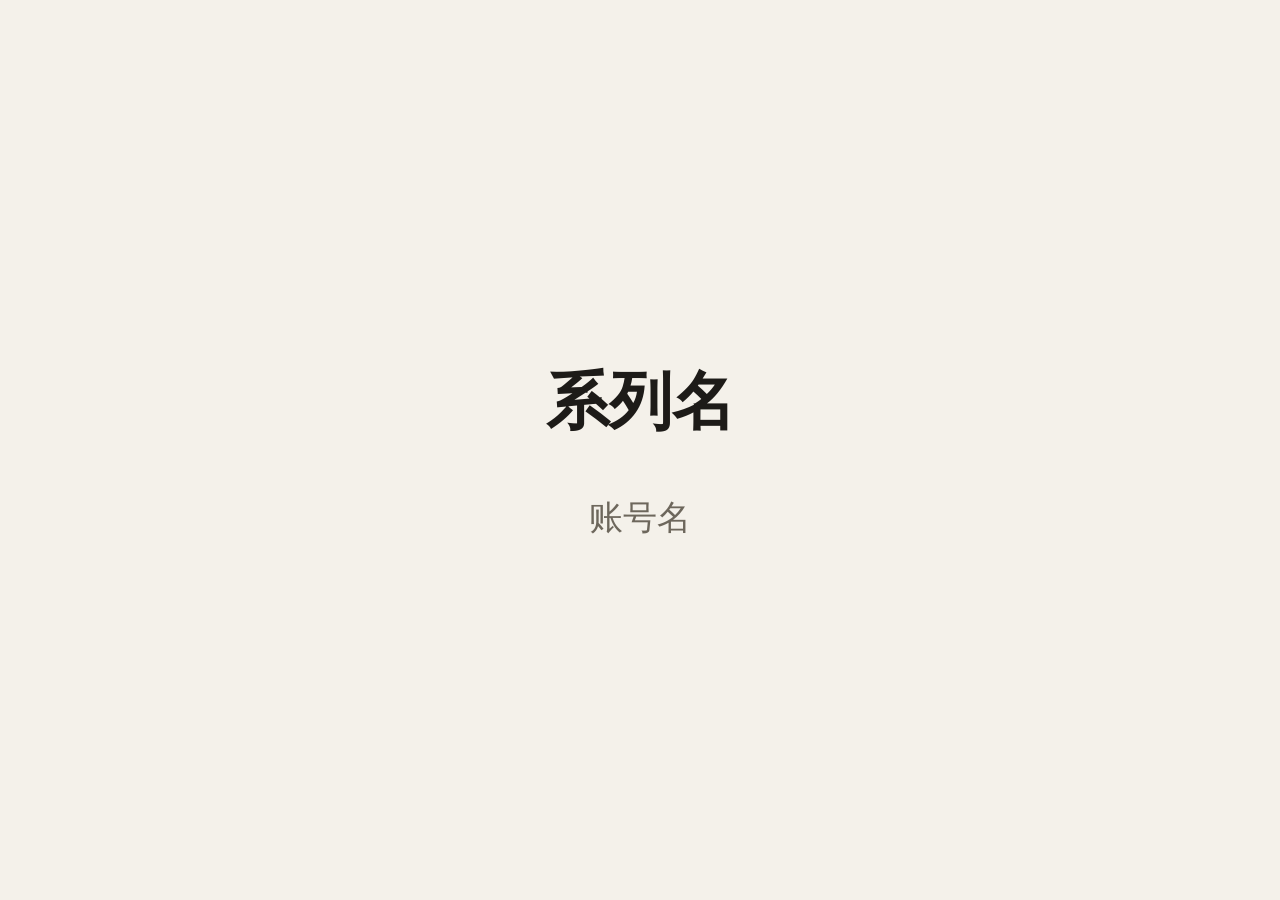
<file: skills/my-series/parts/closing.html>
<!doctype html>
<html>
<head>
<meta charset="utf-8">
<style>
  /* Series closing, 2.5 s: series name and account; sized to the stage, landscape or portrait */
  html, body { margin: 0; width: 100%; height: 100%; overflow: hidden; background: #f4f1ea; color: #1d1b18;
    font-family: "PingFang SC", "Microsoft YaHei UI", system-ui, sans-serif; }
  .stack { position: absolute; inset: 0; display: flex; flex-direction: column; align-items: center; justify-content: center;
    gap: 2.4vmin; padding: 0 8vmin; text-align: center; }
  #series { font-size: 7vmin; font-weight: 800; }
  #account { font-size: 3.8vmin; color: #6d675c; }
  #rule { height: 0.7vmin; border-radius: 1vmin; background: #e0572d; }
</style>
</head>
<body>
<div class="stack">
  <div id="series">系列名</div>
  <div id="rule"></div>
  <div id="account">账号名</div>
</div>
<script type="module">
const $ = (id) => document.getElementById(id);
const clamp = (x) => Math.min(1, Math.max(0, x));
const out = (x) => 1 - Math.pow(1 - clamp(x), 3);
// 0 → 1 between a and b, eased
const span = (t, a, b) => out((t - a) / (b - a));

window.film = {
  duration: 2.5,
  ready: document.fonts.ready,
  frame(t) {
    const k = span(t, 0, 0.6);
    $('series').style.opacity = String(k);
    $('series').style.transform = `scale(${0.94 + 0.06 * k})`;
    $('rule').style.width = `${span(t, 0.3, 1.0) * 18}vmin`;
    $('account').style.opacity = String(span(t, 0.6, 1.1));
  },
};
</script>
</body>
</html>
</file>
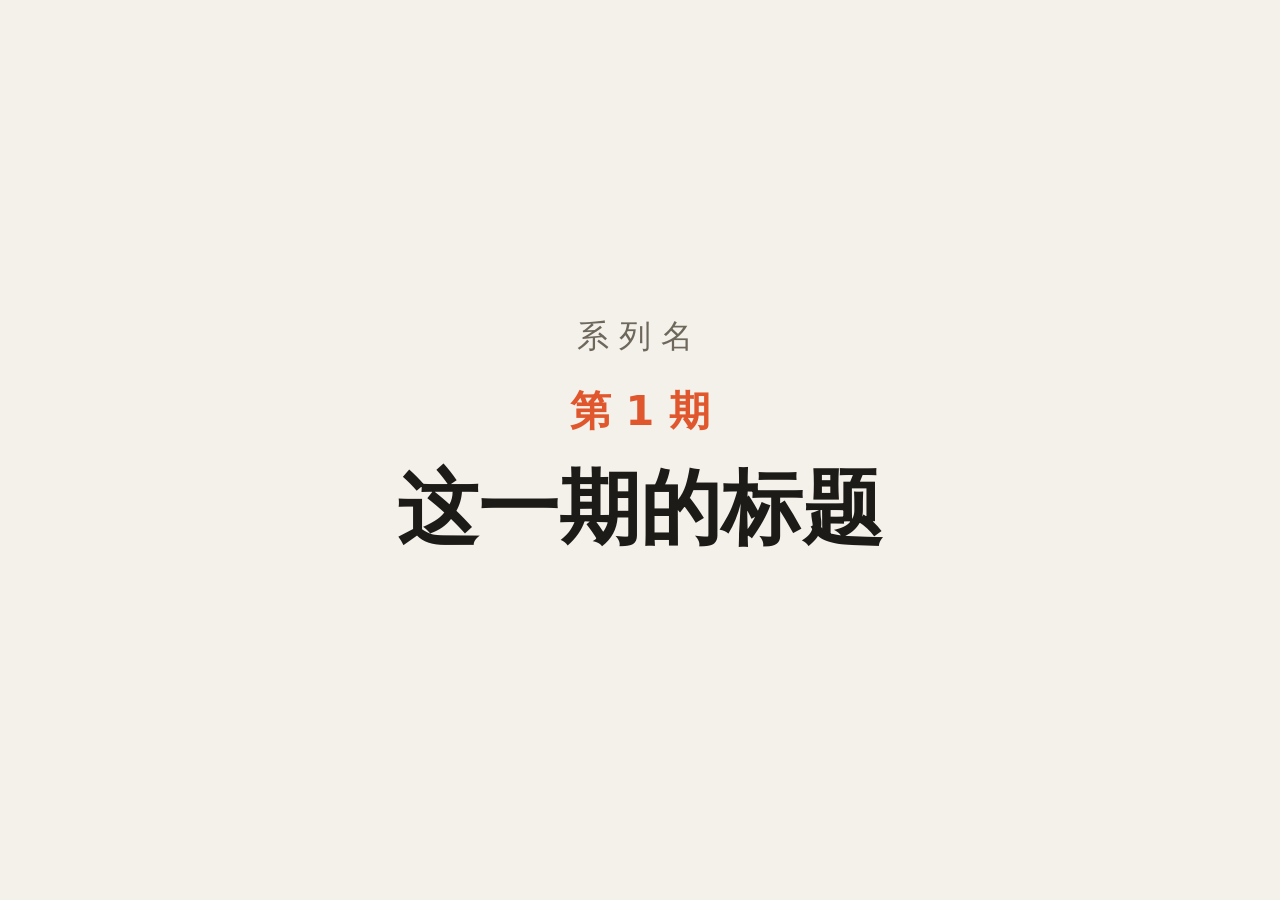
<file: skills/my-series/parts/opening.html>
<!doctype html>
<html>
<head>
<meta charset="utf-8">
<style>
  /* Series opening, 3 s: series name, episode, title; sized to the stage, landscape or portrait */
  html, body { margin: 0; width: 100%; height: 100%; overflow: hidden; background: #f4f1ea; color: #1d1b18;
    font-family: "PingFang SC", "Microsoft YaHei UI", system-ui, sans-serif; }
  .stack { position: absolute; inset: 0; display: flex; flex-direction: column; align-items: center; justify-content: center;
    gap: 2.6vmin; padding: 0 8vmin; text-align: center; }
  #series { font-size: 3.6vmin; letter-spacing: 0.3em; color: #6d675c; }
  #episode { font-size: 4.6vmin; font-weight: 700; color: #e0572d; }
  #title { font-size: 9vmin; font-weight: 800; line-height: 1.15; text-wrap: balance; }
  #rule { height: 0.7vmin; border-radius: 1vmin; background: #1d1b18; }
</style>
</head>
<body>
<div class="stack">
  <div id="series">系列名</div>
  <div id="episode">第 1 期</div>
  <div id="title">这一期的标题</div>
  <div id="rule"></div>
</div>
<script type="module">
const $ = (id) => document.getElementById(id);
const clamp = (x) => Math.min(1, Math.max(0, x));
const out = (x) => 1 - Math.pow(1 - clamp(x), 3);
// 0 → 1 between a and b, eased
const span = (t, a, b) => out((t - a) / (b - a));

window.film = {
  duration: 3,
  ready: document.fonts.ready,
  frame(t) {
    const gone = 1 - span(t, 2.6, 3);
    const rise = (el, a, b) => {
      const k = span(t, a, b);
      el.style.opacity = String(k * gone);
      el.style.transform = `translateY(${(1 - k) * 3}vmin)`;
    };
    rise($('series'), 0, 0.5);
    rise($('episode'), 0.2, 0.7);
    rise($('title'), 0.4, 1.0);
    $('rule').style.width = `${span(t, 0.8, 1.5) * 24}vmin`;
    $('rule').style.opacity = String(gone);
  },
};
</script>
</body>
</html>
</file>
